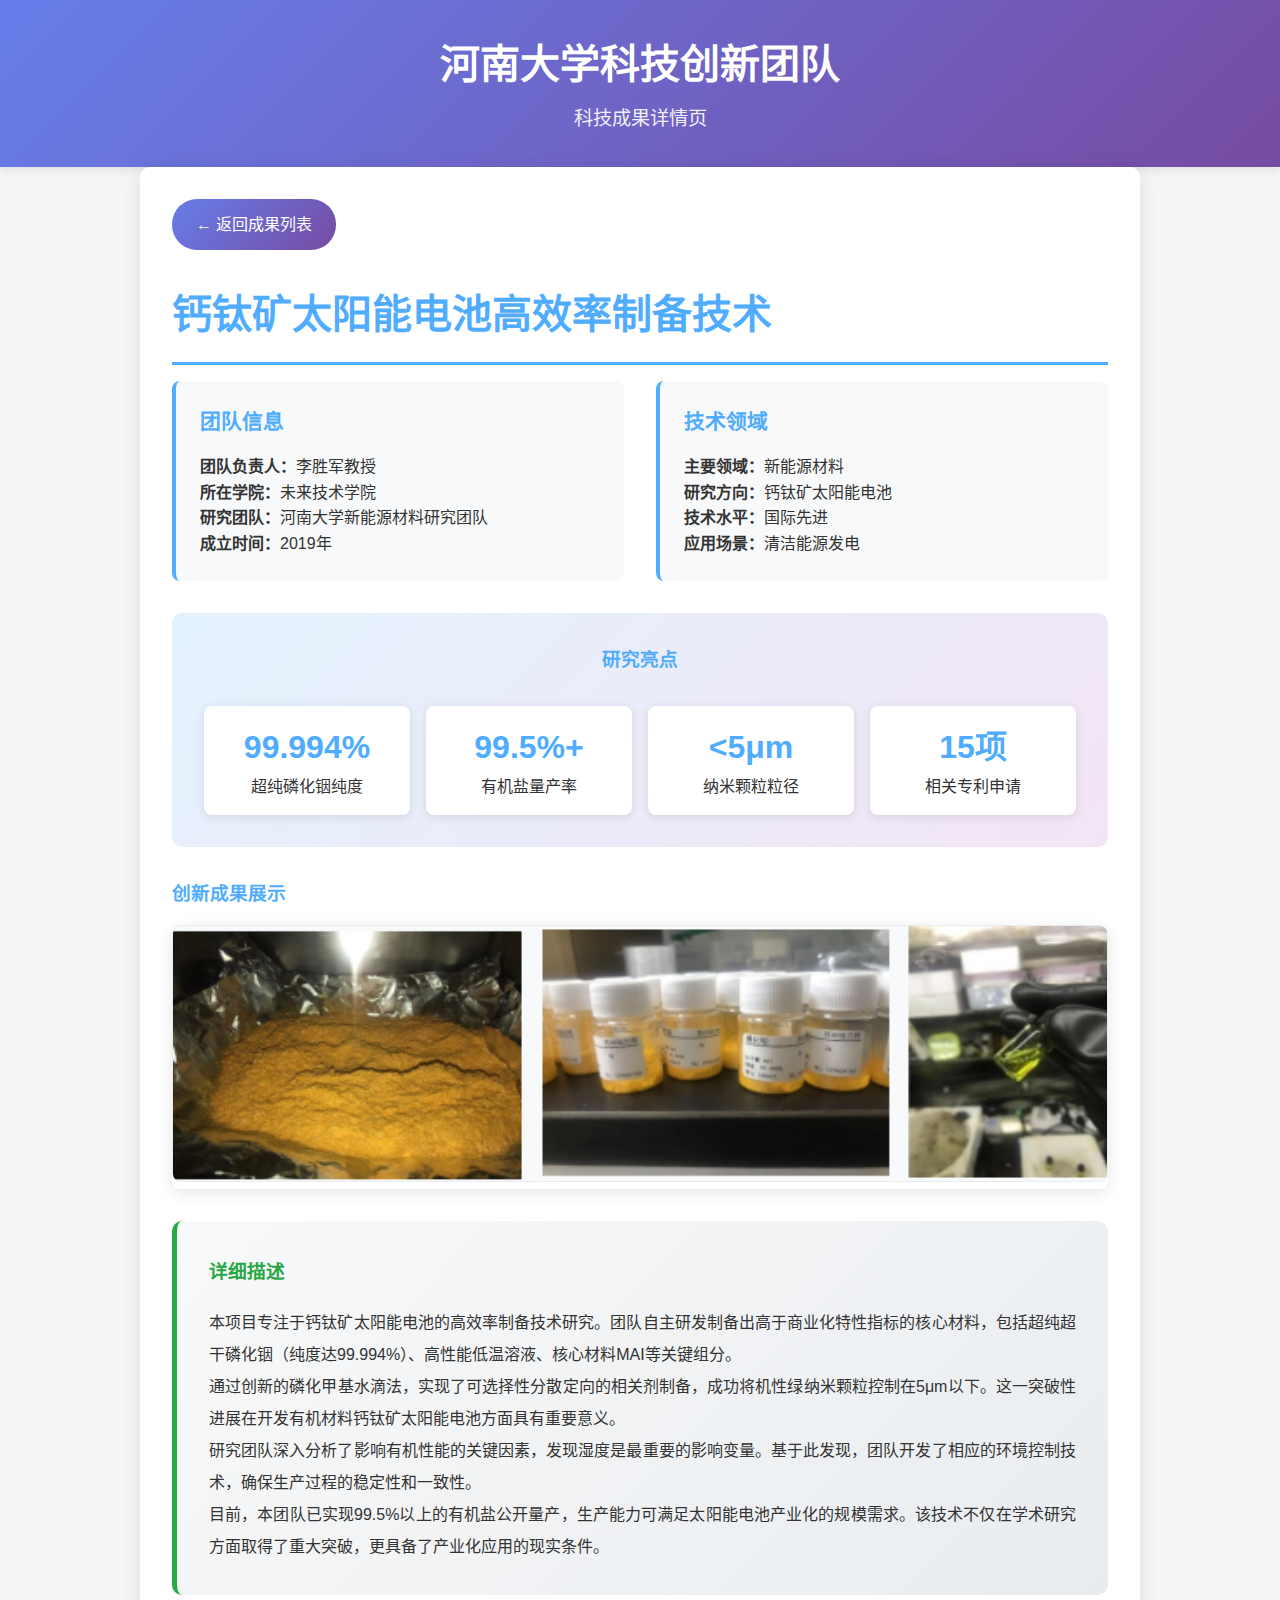
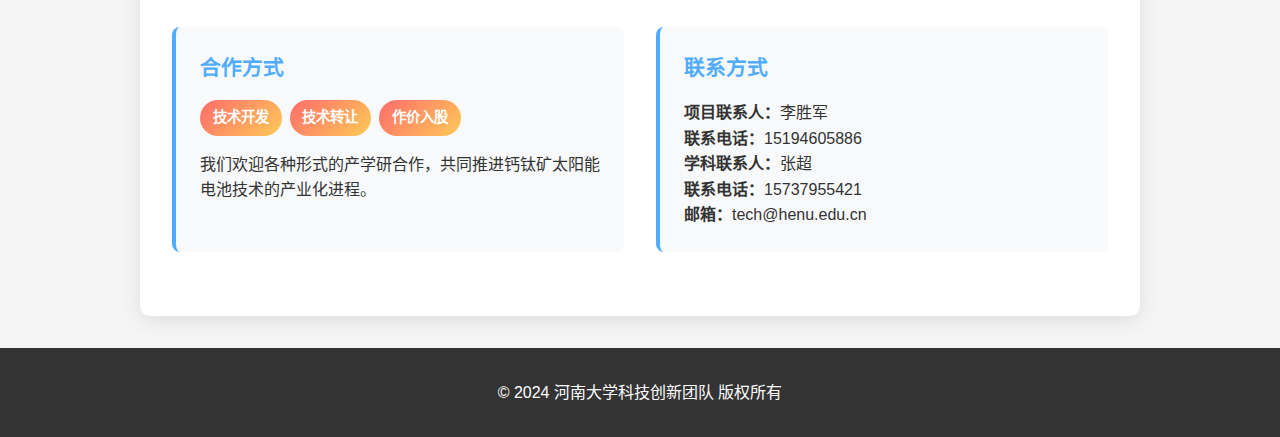
<file: achievement-1.html>
<!DOCTYPE html>
<html lang="zh-CN">
<head>
    <meta charset="UTF-8">
    <meta name="viewport" content="width=device-width, initial-scale=1.0">
    <title>钙钛矿太阳能电池高效率制备技术 - 河南大学科技创新团队</title>
    <link rel="stylesheet" href="styles.css">
    <style>
        .detail-page {
            max-width: 1000px;
            margin: 0 auto;
            padding: 2rem;
            background: white;
            border-radius: 10px;
            box-shadow: 0 4px 20px rgba(0,0,0,0.1);
        }
        
        .back-button {
            display: inline-block;
            padding: 0.8rem 1.5rem;
            background: linear-gradient(135deg, #667eea 0%, #764ba2 100%);
            color: white;
            text-decoration: none;
            border-radius: 25px;
            margin-bottom: 2rem;
            transition: transform 0.3s ease;
        }
        
        .back-button:hover {
            transform: translateY(-2px);
        }
        
        .achievement-title {
            color: #4facfe;
            font-size: 2.5rem;
            margin-bottom: 1rem;
            border-bottom: 3px solid #4facfe;
            padding-bottom: 1rem;
        }
        
        .detail-grid {
            display: grid;
            grid-template-columns: 1fr 1fr;
            gap: 2rem;
            margin-bottom: 2rem;
        }
        
        .detail-section {
            background: #f8f9fa;
            padding: 1.5rem;
            border-radius: 8px;
            border-left: 4px solid #4facfe;
        }
        
        .detail-section h3 {
            color: #4facfe;
            margin-bottom: 1rem;
            font-size: 1.3rem;
        }
        
        .innovation-gallery {
            margin: 2rem 0;
        }
        
        .gallery-grid {
            display: grid;
            grid-template-columns: repeat(auto-fit, minmax(250px, 1fr));
            gap: 1rem;
            margin-top: 1rem;
        }
        
        .gallery-item {
            position: relative;
            border-radius: 8px;
            overflow: hidden;
            box-shadow: 0 4px 15px rgba(0,0,0,0.1);
            transition: transform 0.3s ease;
        }
        
        .gallery-item:hover {
            transform: scale(1.05);
        }
        
        .gallery-img {
            width: 100%;
            height: 200px;
            background: linear-gradient(135deg, #667eea 0%, #764ba2 100%);
            display: flex;
            align-items: center;
            justify-content: center;
            color: white;
            font-size: 1.1rem;
            text-align: center;
        }
        
        .research-highlights {
            background: linear-gradient(135deg, #e3f2fd 0%, #f3e5f5 100%);
            padding: 2rem;
            border-radius: 10px;
            margin: 2rem 0;
        }
        
        .highlights-grid {
            display: grid;
            grid-template-columns: repeat(auto-fit, minmax(200px, 1fr));
            gap: 1rem;
            margin-top: 1rem;
        }
        
        .highlight-item {
            background: white;
            padding: 1rem;
            border-radius: 8px;
            text-align: center;
            box-shadow: 0 2px 10px rgba(0,0,0,0.1);
        }
        
        .highlight-number {
            font-size: 2rem;
            font-weight: bold;
            color: #4facfe;
            display: block;
        }
        
        .achievement-description {
            line-height: 2;
            text-align: justify;
            margin: 2rem 0;
            padding: 2rem;
            background: linear-gradient(135deg, #f8f9fa 0%, #e9ecef 100%);
            border-radius: 10px;
            border-left: 5px solid #28a745;
        }
        
        @media (max-width: 768px) {
            .detail-grid {
                grid-template-columns: 1fr;
            }
            
            .achievement-title {
                font-size: 2rem;
            }
            
            .detail-page {
                padding: 1rem;
                margin: 1rem;
            }
        }
    </style>
</head>
<body>
    <header>
        <div class="container">
            <h1>河南大学科技创新团队</h1>
            <p class="subtitle">科技成果详情页</p>
        </div>
    </header>

    <main class="container">
        <div class="detail-page">
            <a href="index.html" class="back-button">← 返回成果列表</a>
            
            <h1 class="achievement-title">钙钛矿太阳能电池高效率制备技术</h1>
            
            <div class="detail-grid">
                <div class="detail-section">
                    <h3>团队信息</h3>
                    <p><strong>团队负责人：</strong>李胜军教授</p>
                    <p><strong>所在学院：</strong>未来技术学院</p>
                    <p><strong>研究团队：</strong>河南大学新能源材料研究团队</p>
                    <p><strong>成立时间：</strong>2019年</p>
                </div>
                
                <div class="detail-section">
                    <h3>技术领域</h3>
                    <p><strong>主要领域：</strong>新能源材料</p>
                    <p><strong>研究方向：</strong>钙钛矿太阳能电池</p>
                    <p><strong>技术水平：</strong>国际先进</p>
                    <p><strong>应用场景：</strong>清洁能源发电</p>
                </div>
            </div>
            
            <div class="research-highlights">
                <h3 style="text-align: center; color: #4facfe; margin-bottom: 2rem;">研究亮点</h3>
                <div class="highlights-grid">
                    <div class="highlight-item">
                        <span class="highlight-number">99.994%</span>
                        <p>超纯磷化铟纯度</p>
                    </div>
                    <div class="highlight-item">
                        <span class="highlight-number">99.5%+</span>
                        <p>有机盐量产率</p>
                    </div>
                    <div class="highlight-item">
                        <span class="highlight-number">&lt;5μm</span>
                        <p>纳米颗粒粒径</p>
                    </div>
                    <div class="highlight-item">
                        <span class="highlight-number">15项</span>
                        <p>相关专利申请</p>
                    </div>
                </div>
            </div>
            
            <div class="innovation-gallery">
                <h3 style="color: #4facfe; margin-bottom: 1rem;">创新成果展示</h3>
                <div class="gallery-grid">
                    <div class="gallery-item">
                        <img src="images/achievements/perovskite-materials.png" alt="钙钛矿材料制备过程" style="width: 100%; height: auto; max-height: 300px; object-fit: contain; border-radius: 8px; background: #f8f9fa; border: 1px solid #e9ecef;">
                    </div>
                </div>
            </div>
            
            <div class="achievement-description">
                <h3 style="color: #28a745; margin-bottom: 1rem;">详细描述</h3>
                <p>本项目专注于钙钛矿太阳能电池的高效率制备技术研究。团队自主研发制备出高于商业化特性指标的核心材料，包括超纯超干磷化铟（纯度达99.994%）、高性能低温溶液、核心材料MAI等关键组分。</p>
                
                <p>通过创新的磷化甲基水滴法，实现了可选择性分散定向的相关剂制备，成功将机性绿纳米颗粒控制在5μm以下。这一突破性进展在开发有机材料钙钛矿太阳能电池方面具有重要意义。</p>
                
                <p>研究团队深入分析了影响有机性能的关键因素，发现湿度是最重要的影响变量。基于此发现，团队开发了相应的环境控制技术，确保生产过程的稳定性和一致性。</p>
                
                <p>目前，本团队已实现99.5%以上的有机盐公开量产，生产能力可满足太阳能电池产业化的规模需求。该技术不仅在学术研究方面取得了重大突破，更具备了产业化应用的现实条件。</p>
            </div>
            
            <div class="detail-grid">
                <div class="detail-section">
                    <h3>合作方式</h3>
                    <div class="cooperation-tags">
                        <span class="tag">技术开发</span>
                        <span class="tag">技术转让</span>
                        <span class="tag">作价入股</span>
                    </div>
                    <p style="margin-top: 1rem;">我们欢迎各种形式的产学研合作，共同推进钙钛矿太阳能电池技术的产业化进程。</p>
                </div>
                
                <div class="detail-section">
                    <h3>联系方式</h3>
                    <p><strong>项目联系人：</strong>李胜军</p>
                    <p><strong>联系电话：</strong>15194605886</p>
                    <p><strong>学科联系人：</strong>张超</p>
                    <p><strong>联系电话：</strong>15737955421</p>
                    <p><strong>邮箱：</strong>tech@henu.edu.cn</p>
                </div>
            </div>
        </div>
    </main>

    <footer>
        <div class="container">
            <p>&copy; 2024 河南大学科技创新团队 版权所有</p>
        </div>
    </footer>
</body>
</html>
</file>
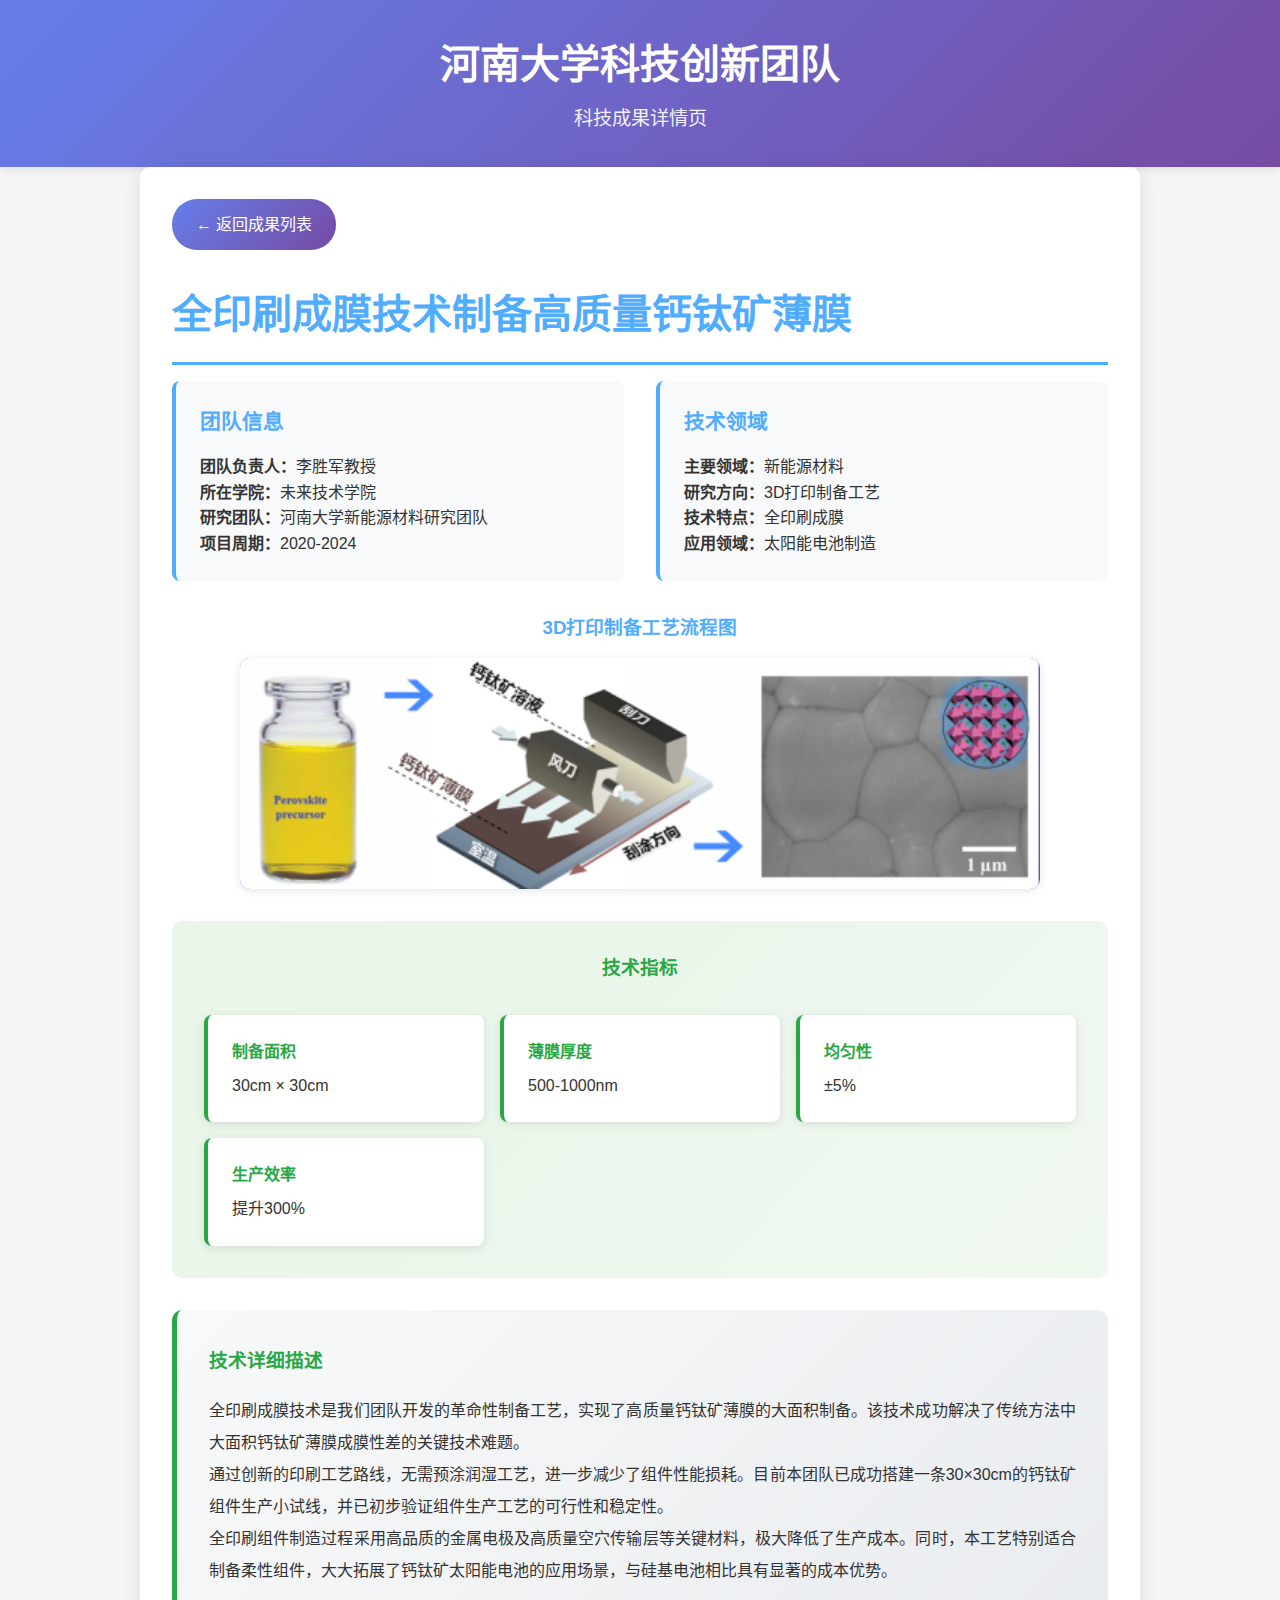
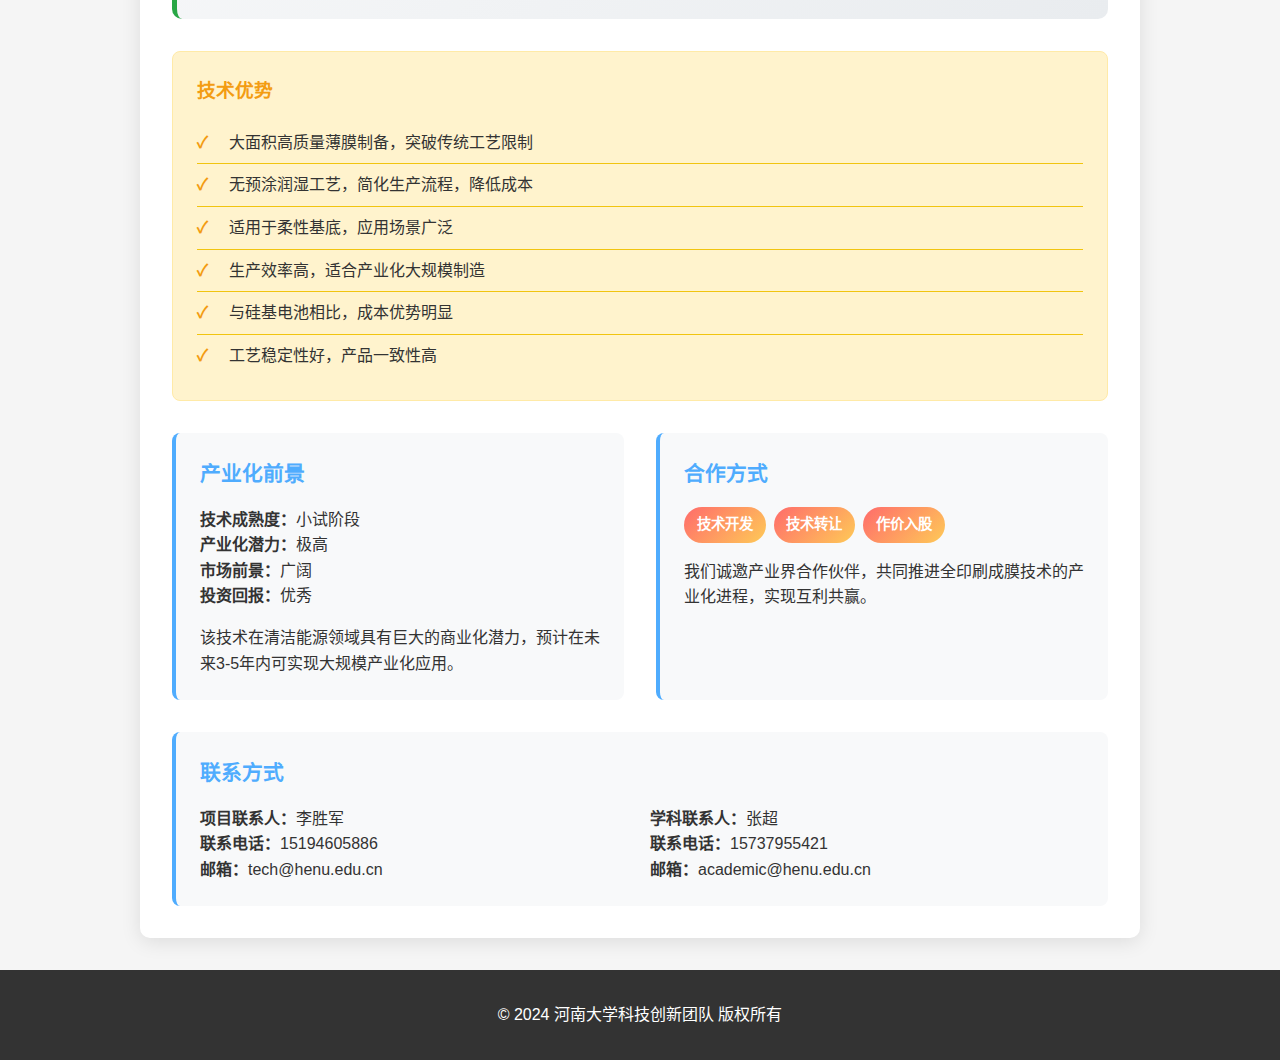
<file: achievement-2.html>
<!DOCTYPE html>
<html lang="zh-CN">
<head>
    <meta charset="UTF-8">
    <meta name="viewport" content="width=device-width, initial-scale=1.0">
    <title>全印刷成膜技术制备高质量钙钛矿薄膜 - 河南大学科技创新团队</title>
    <link rel="stylesheet" href="styles.css">
    <style>
        .detail-page {
            max-width: 1000px;
            margin: 0 auto;
            padding: 2rem;
            background: white;
            border-radius: 10px;
            box-shadow: 0 4px 20px rgba(0,0,0,0.1);
        }
        
        .back-button {
            display: inline-block;
            padding: 0.8rem 1.5rem;
            background: linear-gradient(135deg, #667eea 0%, #764ba2 100%);
            color: white;
            text-decoration: none;
            border-radius: 25px;
            margin-bottom: 2rem;
            transition: transform 0.3s ease;
        }
        
        .back-button:hover {
            transform: translateY(-2px);
        }
        
        .achievement-title {
            color: #4facfe;
            font-size: 2.5rem;
            margin-bottom: 1rem;
            border-bottom: 3px solid #4facfe;
            padding-bottom: 1rem;
        }
        
        .detail-grid {
            display: grid;
            grid-template-columns: 1fr 1fr;
            gap: 2rem;
            margin-bottom: 2rem;
        }
        
        .detail-section {
            background: #f8f9fa;
            padding: 1.5rem;
            border-radius: 8px;
            border-left: 4px solid #4facfe;
        }
        
        .detail-section h3 {
            color: #4facfe;
            margin-bottom: 1rem;
            font-size: 1.3rem;
        }
        
        .process-diagram {
            margin: 2rem 0;
            text-align: center;
        }
        
        .process-img {
            width: 100%;
            max-width: 800px;
            height: 400px;
            background: linear-gradient(135deg, #667eea 0%, #764ba2 100%);
            display: flex;
            align-items: center;
            justify-content: center;
            color: white;
            font-size: 1.5rem;
            text-align: center;
            border-radius: 10px;
            margin: 0 auto;
        }
        
        .technical-specs {
            background: linear-gradient(135deg, #e8f5e8 0%, #f0f8f0 100%);
            padding: 2rem;
            border-radius: 10px;
            margin: 2rem 0;
        }
        
        .specs-grid {
            display: grid;
            grid-template-columns: repeat(auto-fit, minmax(250px, 1fr));
            gap: 1rem;
            margin-top: 1rem;
        }
        
        .spec-item {
            background: white;
            padding: 1.5rem;
            border-radius: 8px;
            border-left: 4px solid #28a745;
            box-shadow: 0 2px 10px rgba(0,0,0,0.1);
        }
        
        .spec-title {
            font-weight: bold;
            color: #28a745;
            margin-bottom: 0.5rem;
        }
        
        .achievement-description {
            line-height: 2;
            text-align: justify;
            margin: 2rem 0;
            padding: 2rem;
            background: linear-gradient(135deg, #f8f9fa 0%, #e9ecef 100%);
            border-radius: 10px;
            border-left: 5px solid #28a745;
        }
        
        .advantages-list {
            background: #fff3cd;
            border: 1px solid #ffeaa7;
            border-radius: 8px;
            padding: 1.5rem;
            margin: 2rem 0;
        }
        
        .advantages-list ul {
            list-style-type: none;
            padding: 0;
        }
        
        .advantages-list li {
            padding: 0.5rem 0;
            border-bottom: 1px solid #f1c40f;
            position: relative;
            padding-left: 2rem;
        }
        
        .advantages-list li:before {
            content: "✓";
            position: absolute;
            left: 0;
            color: #f39c12;
            font-weight: bold;
        }
        
        .advantages-list li:last-child {
            border-bottom: none;
        }
        
        @media (max-width: 768px) {
            .detail-grid {
                grid-template-columns: 1fr;
            }
            
            .achievement-title {
                font-size: 2rem;
            }
            
            .detail-page {
                padding: 1rem;
                margin: 1rem;
            }
            
            .process-img {
                height: 300px;
                font-size: 1.2rem;
            }
        }
    </style>
</head>
<body>
    <header>
        <div class="container">
            <h1>河南大学科技创新团队</h1>
            <p class="subtitle">科技成果详情页</p>
        </div>
    </header>

    <main class="container">
        <div class="detail-page">
            <a href="index.html" class="back-button">← 返回成果列表</a>
            
            <h1 class="achievement-title">全印刷成膜技术制备高质量钙钛矿薄膜</h1>
            
            <div class="detail-grid">
                <div class="detail-section">
                    <h3>团队信息</h3>
                    <p><strong>团队负责人：</strong>李胜军教授</p>
                    <p><strong>所在学院：</strong>未来技术学院</p>
                    <p><strong>研究团队：</strong>河南大学新能源材料研究团队</p>
                    <p><strong>项目周期：</strong>2020-2024</p>
                </div>
                
                <div class="detail-section">
                    <h3>技术领域</h3>
                    <p><strong>主要领域：</strong>新能源材料</p>
                    <p><strong>研究方向：</strong>3D打印制备工艺</p>
                    <p><strong>技术特点：</strong>全印刷成膜</p>
                    <p><strong>应用领域：</strong>太阳能电池制造</p>
                </div>
            </div>
            
            <div class="process-diagram">
                <h3 style="color: #4facfe; margin-bottom: 1rem;">3D打印制备工艺流程图</h3>
                <img src="images/achievements/3d-printing-process.png" alt="3D打印制备工艺流程图" class="process-img" style="width: 100%; max-width: 800px; height: auto; border-radius: 10px; margin: 0 auto; display: block;">
            </div>
            
            <div class="technical-specs">
                <h3 style="text-align: center; color: #28a745; margin-bottom: 2rem;">技术指标</h3>
                <div class="specs-grid">
                    <div class="spec-item">
                        <div class="spec-title">制备面积</div>
                        <p>30cm × 30cm</p>
                    </div>
                    <div class="spec-item">
                        <div class="spec-title">薄膜厚度</div>
                        <p>500-1000nm</p>
                    </div>
                    <div class="spec-item">
                        <div class="spec-title">均匀性</div>
                        <p>±5%</p>
                    </div>
                    <div class="spec-item">
                        <div class="spec-title">生产效率</div>
                        <p>提升300%</p>
                    </div>
                </div>
            </div>
            
            <div class="achievement-description">
                <h3 style="color: #28a745; margin-bottom: 1rem;">技术详细描述</h3>
                <p>全印刷成膜技术是我们团队开发的革命性制备工艺，实现了高质量钙钛矿薄膜的大面积制备。该技术成功解决了传统方法中大面积钙钛矿薄膜成膜性差的关键技术难题。</p>
                
                <p>通过创新的印刷工艺路线，无需预涂润湿工艺，进一步减少了组件性能损耗。目前本团队已成功搭建一条30×30cm的钙钛矿组件生产小试线，并已初步验证组件生产工艺的可行性和稳定性。</p>
                
                <p>全印刷组件制造过程采用高品质的金属电极及高质量空穴传输层等关键材料，极大降低了生产成本。同时，本工艺特别适合制备柔性组件，大大拓展了钙钛矿太阳能电池的应用场景，与硅基电池相比具有显著的成本优势。</p>
            </div>
            
            <div class="advantages-list">
                <h3 style="color: #f39c12; margin-bottom: 1rem;">技术优势</h3>
                <ul>
                    <li>大面积高质量薄膜制备，突破传统工艺限制</li>
                    <li>无预涂润湿工艺，简化生产流程，降低成本</li>
                    <li>适用于柔性基底，应用场景广泛</li>
                    <li>生产效率高，适合产业化大规模制造</li>
                    <li>与硅基电池相比，成本优势明显</li>
                    <li>工艺稳定性好，产品一致性高</li>
                </ul>
            </div>
            
            <div class="detail-grid">
                <div class="detail-section">
                    <h3>产业化前景</h3>
                    <p><strong>技术成熟度：</strong>小试阶段</p>
                    <p><strong>产业化潜力：</strong>极高</p>
                    <p><strong>市场前景：</strong>广阔</p>
                    <p><strong>投资回报：</strong>优秀</p>
                    <p style="margin-top: 1rem;">该技术在清洁能源领域具有巨大的商业化潜力，预计在未来3-5年内可实现大规模产业化应用。</p>
                </div>
                
                <div class="detail-section">
                    <h3>合作方式</h3>
                    <div class="cooperation-tags">
                        <span class="tag">技术开发</span>
                        <span class="tag">技术转让</span>
                        <span class="tag">作价入股</span>
                    </div>
                    <p style="margin-top: 1rem;">我们诚邀产业界合作伙伴，共同推进全印刷成膜技术的产业化进程，实现互利共赢。</p>
                </div>
            </div>
            
            <div class="detail-section">
                <h3>联系方式</h3>
                <div style="display: grid; grid-template-columns: 1fr 1fr; gap: 1rem;">
                    <div>
                        <p><strong>项目联系人：</strong>李胜军</p>
                        <p><strong>联系电话：</strong>15194605886</p>
                        <p><strong>邮箱：</strong>tech@henu.edu.cn</p>
                    </div>
                    <div>
                        <p><strong>学科联系人：</strong>张超</p>
                        <p><strong>联系电话：</strong>15737955421</p>
                        <p><strong>邮箱：</strong>academic@henu.edu.cn</p>
                    </div>
                </div>
            </div>
        </div>
    </main>

    <footer>
        <div class="container">
            <p>&copy; 2024 河南大学科技创新团队 版权所有</p>
        </div>
    </footer>
</body>
</html>
</file>
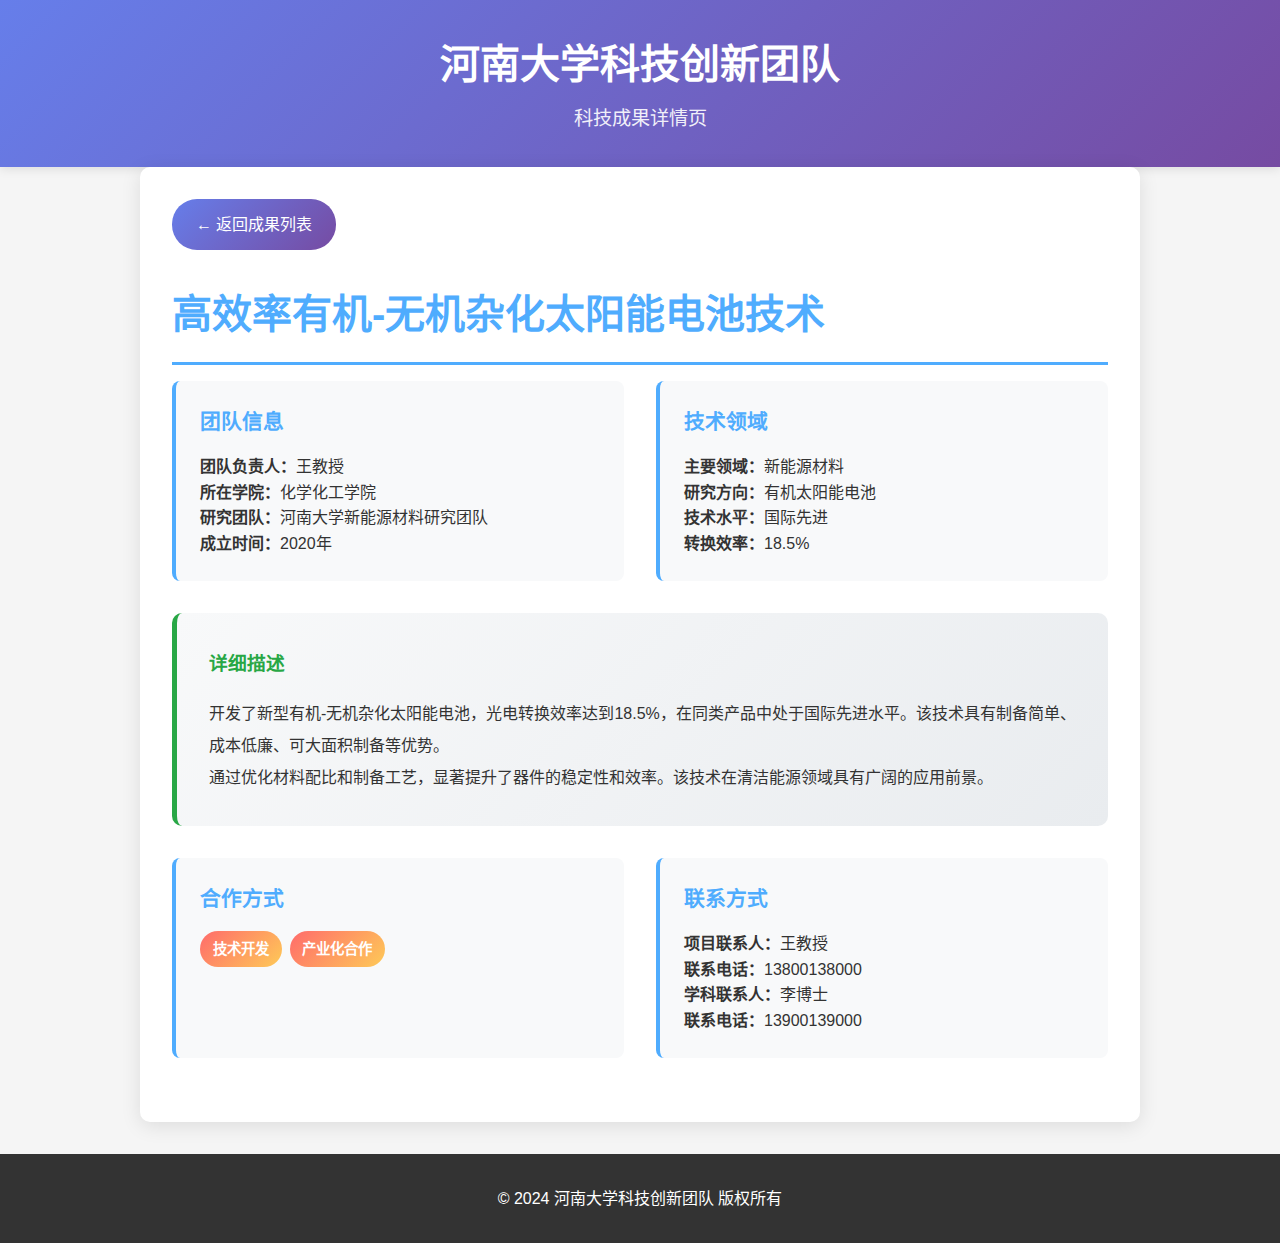
<file: achievement-3.html>
<!DOCTYPE html>
<html lang="zh-CN">
<head>
    <meta charset="UTF-8">
    <meta name="viewport" content="width=device-width, initial-scale=1.0">
    <title>高效率有机-无机杂化太阳能电池技术 - 河南大学科技创新团队</title>
    <link rel="stylesheet" href="styles.css">
    <style>
        .detail-page {
            max-width: 1000px;
            margin: 0 auto;
            padding: 2rem;
            background: white;
            border-radius: 10px;
            box-shadow: 0 4px 20px rgba(0,0,0,0.1);
        }
        
        .back-button {
            display: inline-block;
            padding: 0.8rem 1.5rem;
            background: linear-gradient(135deg, #667eea 0%, #764ba2 100%);
            color: white;
            text-decoration: none;
            border-radius: 25px;
            margin-bottom: 2rem;
            transition: transform 0.3s ease;
        }
        
        .back-button:hover {
            transform: translateY(-2px);
        }
        
        .achievement-title {
            color: #4facfe;
            font-size: 2.5rem;
            margin-bottom: 1rem;
            border-bottom: 3px solid #4facfe;
            padding-bottom: 1rem;
        }
        
        .detail-grid {
            display: grid;
            grid-template-columns: 1fr 1fr;
            gap: 2rem;
            margin-bottom: 2rem;
        }
        
        .detail-section {
            background: #f8f9fa;
            padding: 1.5rem;
            border-radius: 8px;
            border-left: 4px solid #4facfe;
        }
        
        .detail-section h3 {
            color: #4facfe;
            margin-bottom: 1rem;
            font-size: 1.3rem;
        }
        
        .achievement-description {
            line-height: 2;
            text-align: justify;
            margin: 2rem 0;
            padding: 2rem;
            background: linear-gradient(135deg, #f8f9fa 0%, #e9ecef 100%);
            border-radius: 10px;
            border-left: 5px solid #28a745;
        }
        
        @media (max-width: 768px) {
            .detail-grid {
                grid-template-columns: 1fr;
            }
            
            .achievement-title {
                font-size: 2rem;
            }
            
            .detail-page {
                padding: 1rem;
                margin: 1rem;
            }
        }
    </style>
</head>
<body>
    <header>
        <div class="container">
            <h1>河南大学科技创新团队</h1>
            <p class="subtitle">科技成果详情页</p>
        </div>
    </header>

    <main class="container">
        <div class="detail-page">
            <a href="index.html" class="back-button">← 返回成果列表</a>
            
            <h1 class="achievement-title">高效率有机-无机杂化太阳能电池技术</h1>
            
            <div class="detail-grid">
                <div class="detail-section">
                    <h3>团队信息</h3>
                    <p><strong>团队负责人：</strong>王教授</p>
                    <p><strong>所在学院：</strong>化学化工学院</p>
                    <p><strong>研究团队：</strong>河南大学新能源材料研究团队</p>
                    <p><strong>成立时间：</strong>2020年</p>
                </div>
                
                <div class="detail-section">
                    <h3>技术领域</h3>
                    <p><strong>主要领域：</strong>新能源材料</p>
                    <p><strong>研究方向：</strong>有机太阳能电池</p>
                    <p><strong>技术水平：</strong>国际先进</p>
                    <p><strong>转换效率：</strong>18.5%</p>
                </div>
            </div>
            
            <div class="achievement-description">
                <h3 style="color: #28a745; margin-bottom: 1rem;">详细描述</h3>
                <p>开发了新型有机-无机杂化太阳能电池，光电转换效率达到18.5%，在同类产品中处于国际先进水平。该技术具有制备简单、成本低廉、可大面积制备等优势。</p>
                
                <p>通过优化材料配比和制备工艺，显著提升了器件的稳定性和效率。该技术在清洁能源领域具有广阔的应用前景。</p>
            </div>
            
            <div class="detail-grid">
                <div class="detail-section">
                    <h3>合作方式</h3>
                    <div class="cooperation-tags">
                        <span class="tag">技术开发</span>
                        <span class="tag">产业化合作</span>
                    </div>
                </div>
                
                <div class="detail-section">
                    <h3>联系方式</h3>
                    <p><strong>项目联系人：</strong>王教授</p>
                    <p><strong>联系电话：</strong>13800138000</p>
                    <p><strong>学科联系人：</strong>李博士</p>
                    <p><strong>联系电话：</strong>13900139000</p>
                </div>
            </div>
        </div>
    </main>

    <footer>
        <div class="container">
            <p>&copy; 2024 河南大学科技创新团队 版权所有</p>
        </div>
    </footer>
</body>
</html>
</file>
<file: styles.css>
/* 全局样式 */
* {
    margin: 0;
    padding: 0;
    box-sizing: border-box;
}

body {
    font-family: "Microsoft YaHei", "微软雅黑", Arial, sans-serif;
    line-height: 1.6;
    color: #333;
    background-color: #f5f5f5;
}

.container {
    max-width: 1200px;
    margin: 0 auto;
    padding: 0 20px;
}

/* 头部样式 */
header {
    background: linear-gradient(135deg, #667eea 0%, #764ba2 100%);
    color: white;
    padding: 2rem 0;
    text-align: center;
    box-shadow: 0 2px 10px rgba(0,0,0,0.1);
}

header h1 {
    font-size: 2.5rem;
    margin-bottom: 0.5rem;
    font-weight: bold;
}

.subtitle {
    font-size: 1.2rem;
    opacity: 0.9;
}

/* 主要内容区域 */
main {
    padding: 2rem 0;
}

/* 成果网格布局 */
.achievements-grid {
    display: grid;
    grid-template-columns: repeat(auto-fit, minmax(600px, 1fr));
    gap: 2rem;
    margin-bottom: 2rem;
}

/* 成果卡片样式 */
.achievement-card {
    background: white;
    border-radius: 10px;
    box-shadow: 0 4px 20px rgba(0,0,0,0.1);
    overflow: hidden;
    transition: transform 0.3s ease, box-shadow 0.3s ease;
}

.achievement-card:hover {
    transform: translateY(-5px);
    box-shadow: 0 8px 30px rgba(0,0,0,0.15);
}

/* 成果卡片头部 */
.achievement-header {
    background: linear-gradient(135deg, #4facfe 0%, #00f2fe 100%);
    color: white;
    padding: 1.5rem;
    display: flex;
    justify-content: space-between;
    align-items: center;
}

.achievement-header h2 {
    font-size: 1.5rem;
    margin: 0;
    flex: 1;
}

/* 二维码样式 */
.qr-code {
    width: 80px;
    height: 80px;
    background: white;
    border-radius: 8px;
    padding: 8px;
    margin-left: 1rem;
    display: flex;
    align-items: center;
    justify-content: center;
}

.qr-code canvas {
    max-width: 100%;
    max-height: 100%;
}

/* 成果内容区域 */
.achievement-content {
    padding: 2rem;
}

.achievement-content > div {
    margin-bottom: 1.5rem;
}

.achievement-content > div:last-child {
    margin-bottom: 0;
}

/* 团队信息样式 */
.team-leader, .institution, .research-field, .main-direction {
    padding: 0.8rem;
    background: #f8f9fa;
    border-left: 4px solid #4facfe;
    border-radius: 4px;
}

/* 创新成果区域 */
.innovation-results h3 {
    color: #4facfe;
    margin-bottom: 1rem;
    font-size: 1.3rem;
    border-bottom: 2px solid #4facfe;
    padding-bottom: 0.5rem;
}

/* 成果图片展示 */
.results-images {
    display: flex;
    gap: 1rem;
    margin-bottom: 1rem;
    flex-wrap: wrap;
    justify-content: flex-start;
    align-items: flex-start;
}

.result-img {
    max-width: 100%;
    height: auto;
    min-height: 120px;
    max-height: 200px;
    object-fit: contain;
    border-radius: 8px;
    border: 2px solid #e9ecef;
    transition: transform 0.3s ease;
    background: #f8f9fa;
}

.result-img:hover {
    transform: scale(1.05);
}

/* 特殊处理横向图片 */
.result-img[src*="perovskite-materials"] {
    max-width: 300px;
    width: auto;
}

/* 响应式图片容器 */
.results-images .result-img {
    flex: 0 0 auto;
}

/* 工艺流程图 */
.innovation-diagram {
    text-align: center;
    margin-bottom: 1rem;
}

.process-img {
    max-width: 100%;
    height: auto;
    border-radius: 8px;
    box-shadow: 0 2px 10px rgba(0,0,0,0.1);
}

/* 描述文字 */
.description {
    text-align: justify;
    line-height: 1.8;
    color: #555;
    background: #f8f9fa;
    padding: 1.5rem;
    border-radius: 8px;
    border-left: 4px solid #28a745;
}

/* 合作形式标签 */
.cooperation {
    display: flex;
    align-items: center;
    flex-wrap: wrap;
    gap: 1rem;
}

.cooperation-tags {
    display: flex;
    gap: 0.5rem;
    flex-wrap: wrap;
}

.tag {
    background: linear-gradient(135deg, #ff6b6b, #feca57);
    color: white;
    padding: 0.4rem 0.8rem;
    border-radius: 20px;
    font-size: 0.9rem;
    font-weight: bold;
    transition: transform 0.3s ease;
}

.tag:hover {
    transform: scale(1.05);
}

/* 联系信息 */
.contact-info {
    background: #e3f2fd;
    padding: 1.5rem;
    border-radius: 8px;
    border: 1px solid #bbdefb;
}

.contact-row {
    display: flex;
    justify-content: space-between;
    margin-bottom: 0.5rem;
}

.contact-row:last-child {
    margin-bottom: 0;
}

/* 加载更多按钮 */
.load-more {
    text-align: center;
    padding: 2rem 0;
}

.load-more button {
    background: linear-gradient(135deg, #667eea 0%, #764ba2 100%);
    color: white;
    border: none;
    padding: 1rem 2rem;
    font-size: 1.1rem;
    border-radius: 50px;
    cursor: pointer;
    transition: transform 0.3s ease, box-shadow 0.3s ease;
}

.load-more button:hover {
    transform: translateY(-2px);
    box-shadow: 0 4px 20px rgba(102, 126, 234, 0.4);
}

/* 页脚样式 */
footer {
    background: #333;
    color: white;
    text-align: center;
    padding: 2rem 0;
    margin-top: 2rem;
}

/* 响应式设计 */
@media (max-width: 768px) {
    .container {
        padding: 0 15px;
    }
    
    header h1 {
        font-size: 2rem;
    }
    
    .achievements-grid {
        grid-template-columns: 1fr;
        gap: 1.5rem;
    }
    
    .achievement-header {
        flex-direction: column;
        text-align: center;
        gap: 1rem;
    }
    
    .achievement-header h2 {
        margin-bottom: 1rem;
    }
    
    .qr-code {
        margin-left: 0;
    }
    
    .results-images {
        justify-content: center;
    }
    
    .result-img {
        max-width: 100%;
        height: auto;
        min-height: 100px;
        max-height: 150px;
    }
    
    .contact-row {
        flex-direction: column;
        gap: 0.5rem;
    }
    
    .cooperation {
        flex-direction: column;
        align-items: flex-start;
    }
}

@media (max-width: 480px) {
    .achievement-content {
        padding: 1rem;
    }
    
    .results-images {
        flex-direction: column;
        align-items: center;
    }
    
    .result-img {
        width: 100%;
        max-width: 300px;
        height: 200px;
    }
}

/* 加载动画 */
.loading {
    opacity: 0;
    animation: fadeIn 0.5s ease forwards;
}

@keyframes fadeIn {
    to {
        opacity: 1;
    }
}

/* 滚动条样式 */
::-webkit-scrollbar {
    width: 8px;
}

::-webkit-scrollbar-track {
    background: #f1f1f1;
}

::-webkit-scrollbar-thumb {
    background: linear-gradient(135deg, #667eea 0%, #764ba2 100%);
    border-radius: 4px;
}

::-webkit-scrollbar-thumb:hover {
    background: linear-gradient(135deg, #5a67d8 0%, #6b4e8a 100%);
}
</file>
